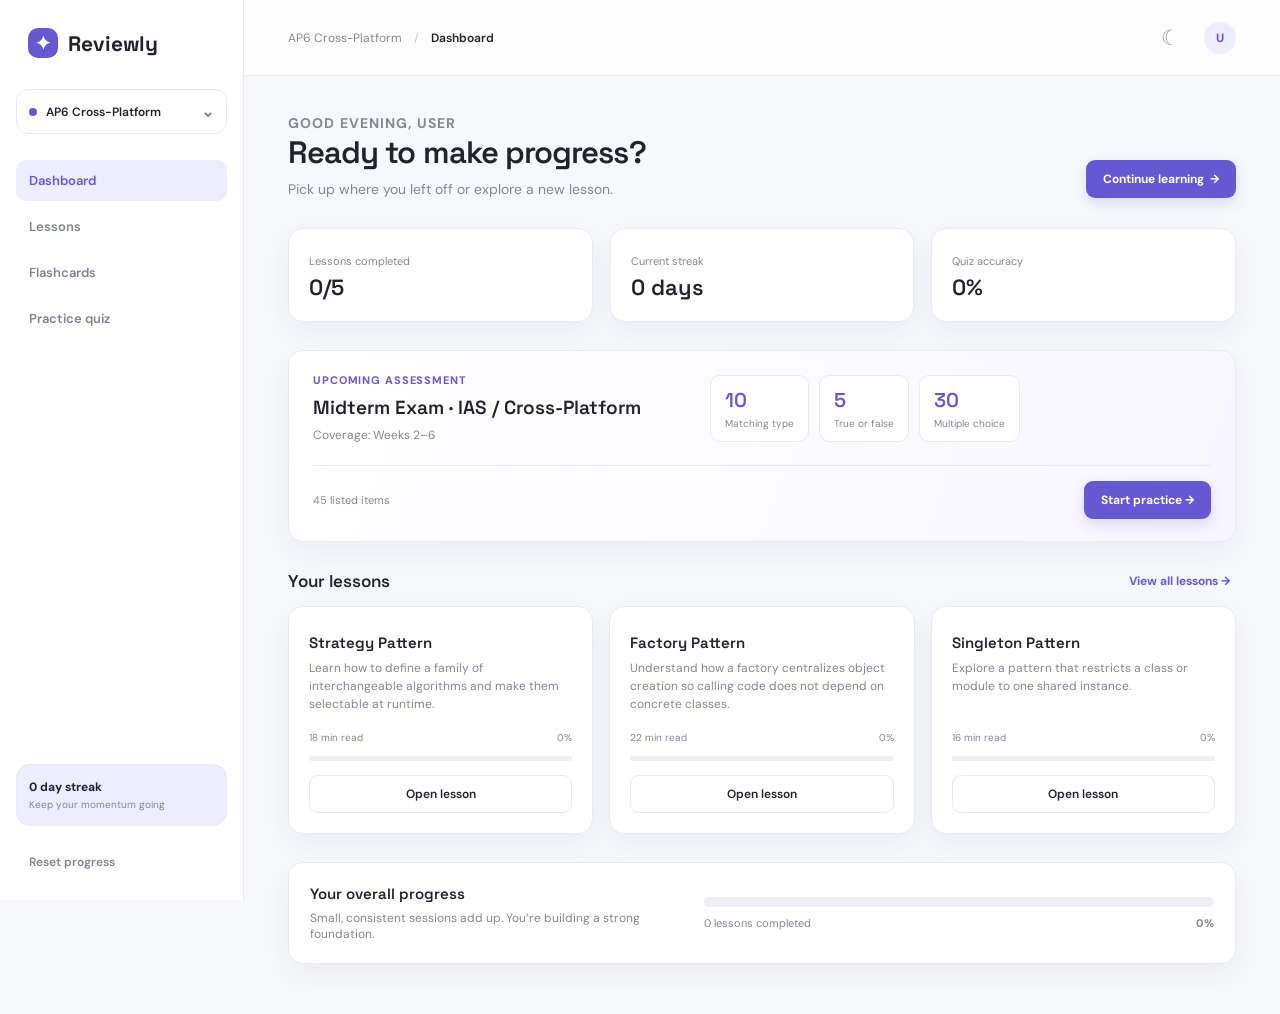
<file: index.html>
<!doctype html>
<html lang="en">
<head>
  <meta charset="UTF-8" />
  <meta name="viewport" content="width=device-width, initial-scale=1.0" />
  <meta name="theme-color" content="#f7f8fc" />
  <title>Reviewly — AP6 Cross-Platform</title>
  <link rel="icon" type="image/svg+xml" href="favicon.svg" />
  <link rel="stylesheet" href="styles.css" />
</head>
<body>
  <div class="app-shell">
    <aside class="sidebar">
      <button class="sidebar-close" id="sidebarClose" aria-label="Close navigation">×</button>
      <div class="brand"><span class="brand-mark">✦</span><span>Reviewly</span></div>
      <div class="course-switcher"><span class="course-dot"></span><span>AP6 Cross-Platform</span><span class="chevron">⌄</span></div>
      <nav class="nav" aria-label="Main navigation">
        <button class="nav-item active" data-view="dashboard"><span>▦</span> Dashboard</button>
        <button class="nav-item" data-view="lessons"><span>▤</span> Lessons</button>
        <button class="nav-item" data-view="flashcards"><span>◇</span> Flashcards</button>
        <button class="nav-item" data-view="quiz"><span>⌁</span> Practice quiz</button>
      </nav>
      <div class="sidebar-bottom">
        <div class="streak-card"><div class="streak-flame">♨</div><div><strong id="streakCount">0 day streak</strong><small>Keep your momentum going</small></div></div>
        <button class="nav-item muted" id="resetProgress"><span>↺</span> Reset progress</button>
      </div>
    </aside>
    <button class="sidebar-backdrop" id="sidebarBackdrop" aria-label="Close navigation"></button>
    <main class="main-content">
      <header class="topbar"><button class="mobile-menu" id="mobileMenu">☰</button><div class="breadcrumbs">AP6 Cross-Platform <span>/</span> <strong id="pageTitle">Dashboard</strong></div><div class="top-actions"><button class="icon-button" id="themeToggle" title="Toggle dark mode">☾</button><button class="profile-trigger" id="profileTrigger" title="Edit profile"><span class="avatar" id="avatar">A</span></button></div></header>
      <div id="app"></div>
    </main>
  </div>
  <input type="file" id="profileUpload" accept="image/*" hidden />
  <section class="profile-panel" id="profilePanel" hidden><div class="profile-panel-head"><div><p class="eyebrow">Your profile</p><h2>Personalize your reviewer</h2></div><button class="close-profile" id="closeProfile">×</button></div><label for="profileName">Display name</label><input id="profileName" class="profile-input" type="text" maxlength="32" placeholder="Your name" /><div class="profile-upload-row"><div class="avatar avatar-large" id="profilePreview">A</div><div><button class="secondary-btn" id="choosePhoto">Upload profile photo</button><p>Images are saved locally in this browser.</p></div></div><button class="primary-btn" id="saveProfile">Save profile</button></section>
  <div class="toast" id="toast" role="status"></div>
  <script src="app.js"></script>
</body>
</html>
</file>
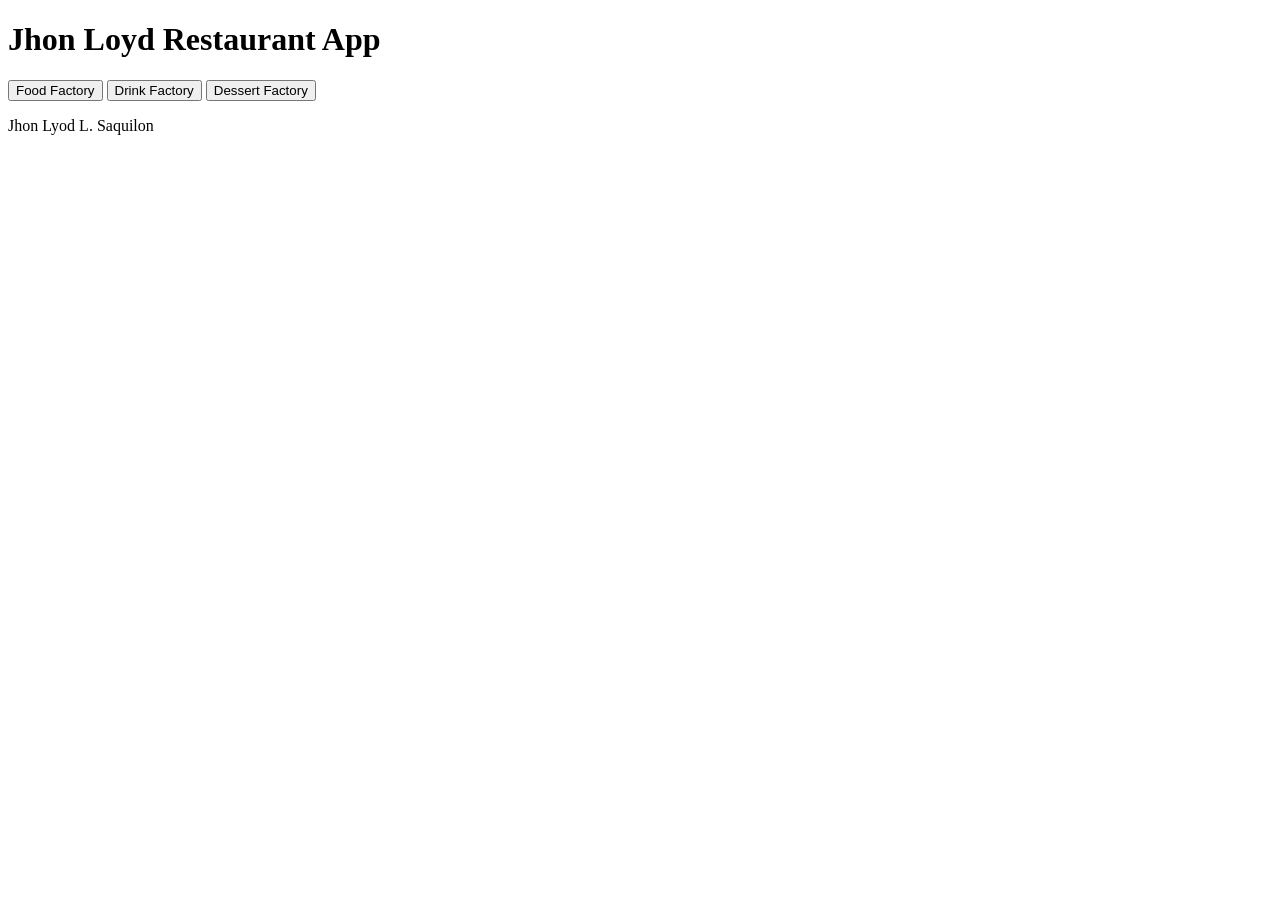
<file: lessons/AP6 CROSS-PLATFORM/restaurant/index.html>
<!DOCTYPE html>
<html lang="en">
<head>
    <meta charset="UTF-8">
    <meta name="viewport" content="width=device-width, initial-scale=1.0">
    <title>Document</title>
</head>
<body>
    <h1>Jhon Loyd Restaurant App</h1>

    <button id="food" onClick="foodFactory()">Food Factory</button>
    <button id="drink" onClick="drinkFactory()">Drink Factory</button>
    <button id="dessert" onClick="dessertFactory()">Dessert Factory</button>

    <script src="script.js"></script>
    <p>Jhon Lyod L. Saquilon</p>
</body>
</html>
</file>
<file: styles.css>
@import url('https://fonts.googleapis.com/css2?family=DM+Sans:wght@400;500;600;700&family=Space+Grotesk:wght@500;600;700&display=swap');
:root{--ink:#20232d;--muted:#818796;--line:#e8eaf0;--panel:#fff;--bg:#f7f8fc;--purple:#6658d3;--purple-soft:#eeecff;--orange:#f4a261;--green:#39a989;--shadow:0 10px 30px rgba(43,48,80,.06)}
*{box-sizing:border-box}body{margin:0;background:var(--bg);color:var(--ink);font-family:'DM Sans',sans-serif}button{font:inherit;border:0;cursor:pointer;color:inherit}.app-shell{display:flex;min-height:100vh}.sidebar{width:244px;background:#fff;border-right:1px solid var(--line);padding:28px 16px 18px;display:flex;flex-direction:column;flex-shrink:0}.brand{font:700 21px 'Space Grotesk';display:flex;align-items:center;gap:10px;padding:0 12px 31px}.brand-mark{width:30px;height:30px;border-radius:10px;background:var(--purple);color:#fff;display:grid;place-items:center;font-size:19px}.course-switcher{border:1px solid var(--line);border-radius:12px;padding:11px 12px;display:flex;gap:9px;align-items:center;font-size:12px;font-weight:600;margin-bottom:26px}.course-dot{width:8px;height:8px;background:var(--orange);border-radius:50%}.chevron{margin-left:auto;color:var(--muted);font-size:16px}.nav{display:grid;gap:5px}.nav-item{background:transparent;text-align:left;padding:12px 13px;border-radius:10px;color:#7e8493;font-weight:600;display:flex;align-items:center;gap:12px;font-size:13px}.nav-item span{font-size:18px;width:18px;text-align:center;color:#9ba0ad}.nav-item.active{background:var(--purple-soft);color:var(--purple)}.nav-item.active span{color:var(--purple)}.sidebar-bottom{margin-top:auto}.streak-card{background:#fff8f1;border:1px solid #f9e7d3;border-radius:14px;padding:14px 12px;display:flex;gap:10px;align-items:center;margin-bottom:16px}.streak-flame{font-size:23px;color:var(--orange)}.streak-card strong{display:block;font-size:12px}.streak-card small{display:block;color:var(--muted);font-size:10px;margin-top:3px}.muted{font-size:12px}
.main-content{flex:1;min-width:0}.topbar{height:76px;border-bottom:1px solid var(--line);display:flex;align-items:center;justify-content:space-between;padding:0 44px;background:rgba(255,255,255,.72)}.breadcrumbs{color:var(--muted);font-size:12px}.breadcrumbs span{padding:0 9px;color:#c3c6cf}.breadcrumbs strong{color:var(--ink);font-weight:600}.top-actions{display:flex;align-items:center;gap:18px}.icon-button{background:none;color:#9da2af;font-size:21px}.avatar{width:32px;height:32px;background:#f1c7b4;border-radius:50%;display:grid;place-items:center;color:#8f584b;font-weight:700;font-size:12px}.mobile-menu{display:none}.content{padding:38px 44px 50px;max-width:1280px}.eyebrow{color:var(--purple);font-size:11px;font-weight:700;letter-spacing:.08em;text-transform:uppercase;margin:0 0 8px}.hero{display:flex;justify-content:space-between;align-items:flex-end;margin-bottom:30px}.hero h1{font:600 31px 'Space Grotesk';margin:0 0 8px;letter-spacing:-.03em}.hero p{color:var(--muted);margin:0;font-size:14px}.primary-btn{background:var(--purple);color:#fff;border-radius:9px;padding:11px 17px;font-size:12px;font-weight:700;box-shadow:0 5px 13px rgba(102,88,211,.2)}.secondary-btn{background:#fff;border:1px solid var(--line);border-radius:9px;padding:10px 14px;font-weight:600;font-size:12px}.stats{display:grid;grid-template-columns:repeat(3,1fr);gap:17px;margin-bottom:28px}.stat-card,.panel,.lesson-card{background:var(--panel);border:1px solid var(--line);border-radius:15px;box-shadow:var(--shadow)}.stat-card{padding:19px;display:flex;align-items:center;gap:14px}.stat-icon{width:40px;height:40px;border-radius:12px;display:grid;place-items:center;font-size:20px}.stat-icon.purple{background:#efedff;color:var(--purple)}.stat-icon.orange{background:#fff2e5;color:var(--orange)}.stat-icon.green{background:#e6f7f1;color:var(--green)}.stat-card small{color:var(--muted);font-size:11px}.stat-card strong{display:block;font:600 22px 'Space Grotesk';margin-top:3px}.section-heading{display:flex;justify-content:space-between;align-items:center;margin:25px 0 14px}.section-heading h2{font:600 17px 'Space Grotesk';margin:0}.text-button{background:none;color:var(--purple);font-size:12px;font-weight:700}.lesson-grid{display:grid;grid-template-columns:repeat(3,1fr);gap:16px}.lesson-card{padding:20px;display:flex;flex-direction:column;min-height:205px}.lesson-top{display:flex;justify-content:space-between;align-items:start}.lesson-icon{width:42px;height:42px;border-radius:12px;background:#f2efff;color:var(--purple);display:grid;place-items:center;font-size:21px}.lesson-card h3{font:600 15px 'Space Grotesk';margin:17px 0 7px}.lesson-card p{color:var(--muted);font-size:12px;line-height:1.5;margin:0}.lesson-meta{display:flex;justify-content:space-between;align-items:center;margin-top:auto;padding-top:18px;color:var(--muted);font-size:10px}.progress-line{height:5px;background:#eeeff3;border-radius:20px;margin-top:12px;overflow:hidden}.progress-line span{display:block;height:100%;background:var(--purple);border-radius:20px}.tag{font-size:10px;color:var(--green);background:#eaf8f3;padding:5px 8px;border-radius:20px;font-weight:700}.progress-panel{margin-top:28px;padding:21px;display:grid;grid-template-columns:1fr 1.4fr;gap:30px;align-items:center}.progress-panel h3{font:600 15px 'Space Grotesk';margin:0 0 7px}.progress-panel p{font-size:12px;color:var(--muted);margin:0}.big-progress{height:10px;background:#eeeff4;border-radius:20px;overflow:hidden}.big-progress span{display:block;height:100%;background:var(--purple);border-radius:20px}.progress-label{display:flex;justify-content:space-between;font-size:11px;color:var(--muted);margin-top:9px}
.lesson-view{display:grid;grid-template-columns:270px 1fr;gap:22px}.lesson-list{display:grid;gap:9px;align-content:start}.lesson-list button{background:#fff;border:1px solid var(--line);border-radius:11px;padding:13px;text-align:left;font-size:12px;font-weight:600}.lesson-list button.selected{border-color:#b9b2f2;background:var(--purple-soft);color:var(--purple)}.reader{min-height:440px;padding:21px}.source{font-size:11px;color:var(--purple);background:var(--purple-soft);padding:6px 9px;border-radius:6px;display:inline-block}.reader h2{font:600 23px 'Space Grotesk';margin:18px 0 8px}.reader h3{font:600 14px 'Space Grotesk';margin:27px 0 8px}.reader p,.reader li{color:#606675;font-size:13px;line-height:1.75}.reader ul{padding-left:18px}.reader-actions{display:flex;gap:10px;margin-top:24px}.flashcard-wrap{max-width:720px;margin:auto}.flashcard{min-height:270px;display:grid;place-items:center;text-align:center;border-radius:18px;background:linear-gradient(140deg,#7365df,#5045b8);color:#fff;padding:40px;cursor:pointer}.flashcard small{opacity:.7;text-transform:uppercase;letter-spacing:.1em;font-size:10px}.flashcard h2{font:600 27px 'Space Grotesk';margin:19px 0 9px}.flashcard p{max-width:520px;line-height:1.7;font-size:14px;color:#eee}.flash-nav{display:flex;justify-content:space-between;align-items:center;margin-top:18px}.counter{font-size:12px;color:var(--muted)}.quiz-wrap{max-width:760px}.quiz-top{display:flex;justify-content:space-between;align-items:center;margin-bottom:16px}.quiz-top strong{font:600 17px 'Space Grotesk'}.quiz-progress{height:6px;background:#e9eaf0;border-radius:10px;margin-bottom:25px}.quiz-progress span{display:block;background:var(--purple);height:100%;border-radius:10px}.question-number{font-size:11px;color:var(--purple);font-weight:700;text-transform:uppercase}.question{font:600 22px 'Space Grotesk';line-height:1.35;margin:10px 0 22px}.choices{display:grid;gap:10px}.choice{border:1px solid var(--line);border-radius:10px;background:#fff;padding:14px;text-align:left;font-size:13px;display:flex;gap:12px;align-items:center}.choice-letter{width:25px;height:25px;border:1px solid var(--line);border-radius:7px;display:grid;place-items:center;color:var(--muted);font-size:11px}.choice.correct{border-color:#85d4bc;background:#edf9f5}.choice.correct .choice-letter{background:var(--green);color:#fff;border-color:var(--green)}.choice.wrong{border-color:#edaaa3;background:#fff3f2}.choice.wrong .choice-letter{background:#e47f76;color:#fff;border-color:#e47f76}.feedback{margin-top:18px;padding:13px;border-radius:10px;background:#f4f3ff;color:#5950b5;font-size:12px;line-height:1.5}.quiz-footer{display:flex;justify-content:space-between;align-items:center;margin-top:25px}
.exam-panel{padding:22px 24px;margin-bottom:28px;display:grid;grid-template-columns:1.5fr 2fr;gap:22px;align-items:center;background:linear-gradient(110deg,#fff,#f7f5ff)}.exam-panel h2{font:600 19px 'Space Grotesk';margin:2px 0 7px}.exam-subtitle{font-size:12px!important;color:var(--muted);margin:0}.exam-parts{display:flex;gap:10px}.exam-parts div{background:#fff;border:1px solid var(--line);border-radius:10px;padding:11px 14px;min-width:90px}.exam-parts strong{display:block;font:600 20px 'Space Grotesk';color:var(--purple)}.exam-parts span{display:block;font-size:10px;color:var(--muted);margin-top:4px}.exam-footer{grid-column:1/-1;border-top:1px solid var(--line);padding-top:15px;display:flex;justify-content:space-between;align-items:center;color:var(--muted);font-size:11px}
.quiz-caption{font-size:11px;color:var(--muted);font-weight:400}.quiz-wrap{width:100%;padding:28px;overflow:hidden}.quiz-top strong{font-size:18px}.question-number{margin-top:28px;letter-spacing:.05em}.question{max-width:680px;background:#fafaff;border-left:4px solid var(--purple);padding:18px 20px;border-radius:0 12px 12px 0;font-size:24px;margin:12px 0 24px}.choices{max-width:700px;gap:12px}.choice{min-height:58px;padding:15px 17px;line-height:1.45;transition:transform .15s,border-color .15s,background .15s}.choice:not(:disabled):hover{transform:translateX(3px);border-color:#b9b2f2;background:#faf9ff}.choice-letter{flex:0 0 28px}.feedback{max-width:700px}.quiz-footer{max-width:700px;gap:15px;flex-wrap:wrap}
@media(max-width:850px){.sidebar{position:fixed;left:-260px;top:0;bottom:0;z-index:4;transition:left .2s}.sidebar.open{left:0}.mobile-menu{display:block;background:none;font-size:20px;margin-right:12px}.topbar{padding:0 20px}.content{padding:28px 20px}.stats,.lesson-grid{grid-template-columns:1fr}.progress-panel{grid-template-columns:1fr}.hero{align-items:start;gap:18px;flex-direction:column}.lesson-view{grid-template-columns:1fr}.lesson-list{display:flex;overflow:auto}.lesson-list button{min-width:190px}.hero h1{font-size:27px}.exam-panel{grid-template-columns:1fr}.exam-parts{flex-wrap:wrap}.exam-footer{gap:12px;align-items:flex-start;flex-direction:column}.quiz-wrap{padding:19px}.question{font-size:20px;padding:16px}.quiz-footer{align-items:flex-start;flex-direction:column}}
.sidebar{position:sticky;top:0;height:100vh;overflow:hidden}
@media(max-width:850px){.sidebar{position:fixed;top:0;height:100vh;overflow:hidden}}
.flashcard-selector{display:flex;align-items:center;gap:9px}.flashcard-selector label{font-size:11px;color:var(--muted);font-weight:700}.flashcard-selector select{appearance:none;background:#fff;border:1px solid var(--line);border-radius:9px;padding:10px 34px 10px 12px;color:var(--ink);font:600 12px 'DM Sans';background-image:linear-gradient(45deg,transparent 50%,#8b90a0 50%),linear-gradient(135deg,#8b90a0 50%,transparent 50%);background-position:calc(100% - 15px) 15px,calc(100% - 10px) 15px;background-size:5px 5px,5px 5px;background-repeat:no-repeat;max-width:230px}
.results-grid{display:grid;grid-template-columns:minmax(230px,.8fr) minmax(360px,1.4fr);gap:18px;max-width:900px}.score-panel{text-align:center;padding:30px}.score-ring{width:130px;height:130px;border:10px solid #e8e5ff;border-top-color:var(--purple);border-radius:50%;display:flex;align-items:center;justify-content:center;margin:0 auto 20px}.score-ring strong{font:700 32px 'Space Grotesk'}.score-ring span{color:var(--muted);font-size:14px}.score-panel h2,.breakdown-panel h2{font:600 20px 'Space Grotesk';margin:0 0 8px}.score-panel p{font-size:12px;color:var(--muted);line-height:1.6;margin:0 0 22px}.breakdown-panel{padding:25px}.breakdown-row{position:relative;padding:14px 0 20px;border-bottom:1px solid var(--line)}.breakdown-row:last-child{border-bottom:0}.breakdown-row>div:first-child{display:flex;justify-content:space-between;max-width:88%;gap:12px}.breakdown-row strong{font-size:12px}.breakdown-row span{font-size:11px;color:var(--muted)}.breakdown-row>b{position:absolute;right:0;top:14px;color:var(--purple);font-size:12px}.breakdown-bar{height:7px;background:#eeeef4;border-radius:8px;margin-top:10px;overflow:hidden}.breakdown-bar span{display:block;height:100%;background:var(--purple);border-radius:8px}
@media(max-width:850px){.results-grid{grid-template-columns:1fr}.breakdown-panel{padding:20px}}
.content:has(.quiz-wrap){max-width:none;width:100%}.quiz-wrap{max-width:none;width:100%}
.profile-trigger{background:none;padding:0;border-radius:50%}.avatar{background-size:cover;background-position:center;background-repeat:no-repeat}.avatar.has-photo{color:transparent}.profile-panel{position:fixed;right:28px;top:68px;width:min(360px,calc(100vw - 32px));z-index:10;background:var(--panel);border:1px solid var(--line);border-radius:16px;padding:22px;box-shadow:0 18px 45px rgba(35,40,70,.18)}.profile-panel[hidden]{display:none}.profile-panel-head{display:flex;justify-content:space-between;align-items:start;margin-bottom:20px}.profile-panel h2{font:600 18px 'Space Grotesk';margin:0}.close-profile{background:none;font-size:24px;color:var(--muted);line-height:1}.profile-panel label{display:block;font-size:11px;color:var(--muted);font-weight:700;margin-bottom:7px}.profile-input{width:100%;border:1px solid var(--line);border-radius:9px;padding:11px 12px;background:var(--bg);color:var(--ink);outline:none}.profile-input:focus{border-color:var(--purple)}.profile-upload-row{display:flex;align-items:center;gap:14px;margin:18px 0}.avatar-large{width:54px;height:54px;font-size:18px;display:grid;place-items:center;border-radius:50%;background:#f1c7b4;color:#8f584b;font-weight:700}.profile-upload-row p{font-size:10px;color:var(--muted);margin:7px 0 0}.dark-mode{--ink:#f1f1f6;--muted:#a7a9b8;--line:#343746;--panel:#222530;--bg:#171922;--purple-soft:#302b5d;--shadow:0 10px 30px rgba(0,0,0,.18)}.dark-mode .sidebar,.dark-mode .topbar{background:#1d202a}.dark-mode .course-switcher,.dark-mode .lesson-card,.dark-mode .stat-card,.dark-mode .choice,.dark-mode .secondary-btn,.dark-mode .profile-input,.dark-mode .exam-parts div{background:#222530;color:var(--ink)}.dark-mode .reader,.dark-mode .panel{background:var(--panel)}.dark-mode .lesson-card p,.dark-mode .reader p,.dark-mode .reader li{color:#b5b7c4}.dark-mode .choice:hover{background:#2a2d3a}.dark-mode .exam-panel{background:linear-gradient(110deg,#222530,#28254a)}
.hero-actions{display:flex;gap:10px;align-items:center}
@media(max-width:850px){.hero-actions{width:100%;flex-wrap:wrap}}
.content{animation:viewIn .28s ease both}.panel,.lesson-card,.stat-card,.secondary-btn,.primary-btn,.nav-item,.choice,.flashcard{transition:background-color .25s ease,color .25s ease,border-color .25s ease,box-shadow .25s ease,transform .2s ease}.topbar,.sidebar{transition:background-color .25s ease,border-color .25s ease}.flashcard{perspective:1000px;padding:0;background:transparent;min-height:270px}.flashcard-inner{position:relative;width:100%;height:270px;transform-style:preserve-3d;transition:transform .65s cubic-bezier(.2,.75,.25,1)}.flashcard.flipped .flashcard-inner{transform:rotateY(180deg)}.flashcard-face{position:absolute;inset:0;display:grid;place-items:center;align-content:center;text-align:center;border-radius:18px;background:linear-gradient(140deg,#7365df,#5045b8);color:#fff;padding:40px;backface-visibility:hidden;-webkit-backface-visibility:hidden}.flashcard-face h2{font:600 27px 'Space Grotesk';margin:19px 0 9px}.flashcard-face p{max-width:520px;line-height:1.7;font-size:14px;color:#eee}.flashcard-face small{opacity:.7;text-transform:uppercase;letter-spacing:.1em;font-size:10px}.flashcard-back{transform:rotateY(180deg);background:linear-gradient(140deg,#554bbf,#3c358d)}
@keyframes viewIn{from{opacity:0;transform:translateY(8px)}to{opacity:1;transform:translateY(0)}}
@media(max-width:600px){body{overflow-x:hidden}.topbar{height:64px}.breadcrumbs{white-space:nowrap;overflow:hidden;text-overflow:ellipsis;max-width:calc(100vw - 120px)}.top-actions{gap:10px}.content{padding:24px 14px 36px}.hero{margin-bottom:22px}.hero h1{font-size:25px;line-height:1.1}.hero p{font-size:13px}.hero-actions{gap:7px}.hero-actions .secondary-btn{padding:9px 10px;font-size:11px}.stats{gap:10px;margin-bottom:20px}.stat-card{padding:14px}.stat-card strong{font-size:19px}.stat-icon{width:34px;height:34px;font-size:17px}.lesson-grid{gap:12px}.lesson-card{padding:16px;min-height:190px}.exam-panel{padding:18px;gap:16px}.exam-parts{display:grid;grid-template-columns:repeat(3,1fr);gap:7px}.exam-parts div{min-width:0;padding:9px 7px}.exam-parts strong{font-size:18px}.exam-parts span{font-size:9px;line-height:1.2}.exam-footer{font-size:10px}.exam-footer .primary-btn{width:100%}.lesson-list{margin-inline:-2px;padding-bottom:3px}.reader{padding:17px}.reader .lesson-grid{grid-template-columns:1fr!important}.reader-actions{flex-direction:column}.reader-actions>*{width:100%;text-align:center}.flashcard-selector{width:100%;align-items:stretch;flex-direction:column;gap:5px}.flashcard-selector select{max-width:none;width:100%}.flashcard-wrap{width:100%}.flashcard-inner{height:250px}.flashcard-face{padding:25px 20px}.flashcard-face h2{font-size:24px}.flashcard-face p{font-size:13px}.flash-nav .secondary-btn{padding:9px 10px;font-size:11px}.quiz-wrap{padding:16px}.quiz-top{align-items:flex-start;gap:8px}.question{font-size:19px;margin:10px 0 18px;padding:15px}.choice{min-height:53px;padding:12px}.results-grid{gap:12px}.profile-panel{right:16px;top:60px}}
@media(max-width:1024px){.sidebar{position:fixed;left:-260px;top:0;bottom:0;height:100vh;z-index:20;transition:left .25s ease}.sidebar.open{left:0}.mobile-menu{display:block;background:none;font-size:20px;margin-right:12px;position:relative;z-index:30}.topbar{position:relative;z-index:25}}
.sidebar-close,.sidebar-backdrop{display:none}
@media(max-width:1024px){.sidebar{z-index:50;box-shadow:18px 0 45px rgba(18,20,32,.2)}.sidebar-close{display:grid;place-items:center;position:absolute;right:12px;top:12px;width:34px;height:34px;border-radius:9px;background:var(--bg);color:var(--muted);font-size:25px;line-height:1;z-index:2}.sidebar-close:hover{background:var(--purple-soft);color:var(--purple)}.sidebar-backdrop{display:block;position:fixed;inset:0;border:0;background:rgba(12,14,24,.48);opacity:0;visibility:hidden;pointer-events:none;z-index:40;transition:opacity .25s ease,visibility .25s ease}.sidebar.open+.sidebar-backdrop{opacity:1;visibility:visible;pointer-events:auto}.topbar{z-index:25}.sidebar.open~.main-content .mobile-menu{opacity:0;pointer-events:none}.brand{padding-right:42px}}
:root{--orange:var(--purple);--green:var(--purple);--blue:var(--purple)}
.course-dot{background:var(--purple)}.streak-card{background:var(--purple-soft);border-color:var(--line)}.streak-flame,.stat-icon,.lesson-icon{display:none}.nav-item>span{display:none}.nav-item{gap:0}.stat-card{padding:20px}.tag{color:var(--purple);background:var(--purple-soft)}.avatar,.avatar-large{background:var(--purple-soft);color:var(--purple)}.choice.correct{border-color:var(--purple);background:var(--purple-soft)}.choice.correct .choice-letter{background:var(--purple);border-color:var(--purple);color:#fff}.choice.wrong{border-color:var(--muted);background:var(--bg)}.choice.wrong .choice-letter{background:var(--ink);border-color:var(--ink);color:var(--panel)}.feedback{background:var(--purple-soft);color:var(--purple)}.score-ring{border-color:var(--line);border-top-color:var(--purple)}
.dark-mode .streak-card,.dark-mode .choice.correct,.dark-mode .feedback{background:var(--purple-soft)}
.lesson-card h3{margin-top:6px}.lesson-top:empty{display:none}
.lesson-complete{color:var(--purple);background:var(--purple-soft);border-color:var(--purple);cursor:default}.lesson-complete:disabled{opacity:1}
</file>
